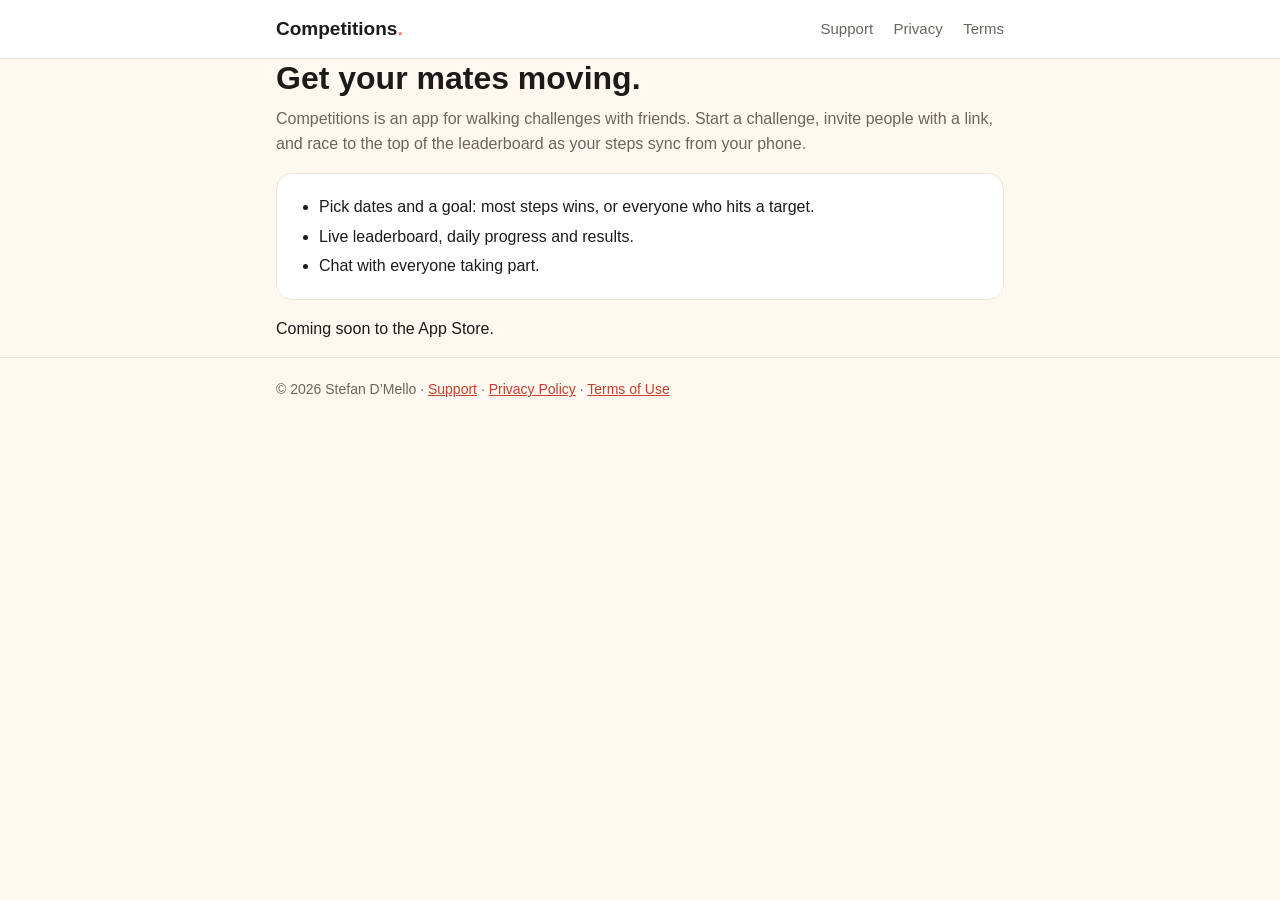
<file: index.html>
<!doctype html>
<html lang="en">
<head>
  <meta charset="utf-8">
  <meta name="viewport" content="width=device-width, initial-scale=1">
  <title>Competitions</title>
  <meta name="description" content="Start a walking challenge, invite your friends and race to the top of the leaderboard.">
  <link rel="stylesheet" href="styles.css">
</head>
<body>
<header>
  <div class="wrap">
    <a class="brand" href="./" aria-current="page">Competitions<span>.</span></a>
    <nav>
      <a href="support.html">Support</a>
      <a href="privacy.html">Privacy</a>
      <a href="terms.html">Terms</a>
    </nav>
  </div>
</header>
<main class="wrap">
  <h1>Get your mates moving.</h1>
  <p class="lede">Competitions is an app for walking challenges with friends. Start a challenge, invite people with a link, and race to the top of the leaderboard as your steps sync from your phone.</p>
  <div class="card">
    <ul style="margin:0">
      <li>Pick dates and a goal: most steps wins, or everyone who hits a target.</li>
      <li>Live leaderboard, daily progress and results.</li>
      <li>Chat with everyone taking part.</li>
    </ul>
  </div>
  <p>Coming soon to the App Store.</p>
</main>
<footer><div class="wrap">© 2026 Stefan D’Mello · <a href="support.html">Support</a> · <a href="privacy.html">Privacy Policy</a> · <a href="terms.html">Terms of Use</a></div></footer>
</body>
</html>
</file>
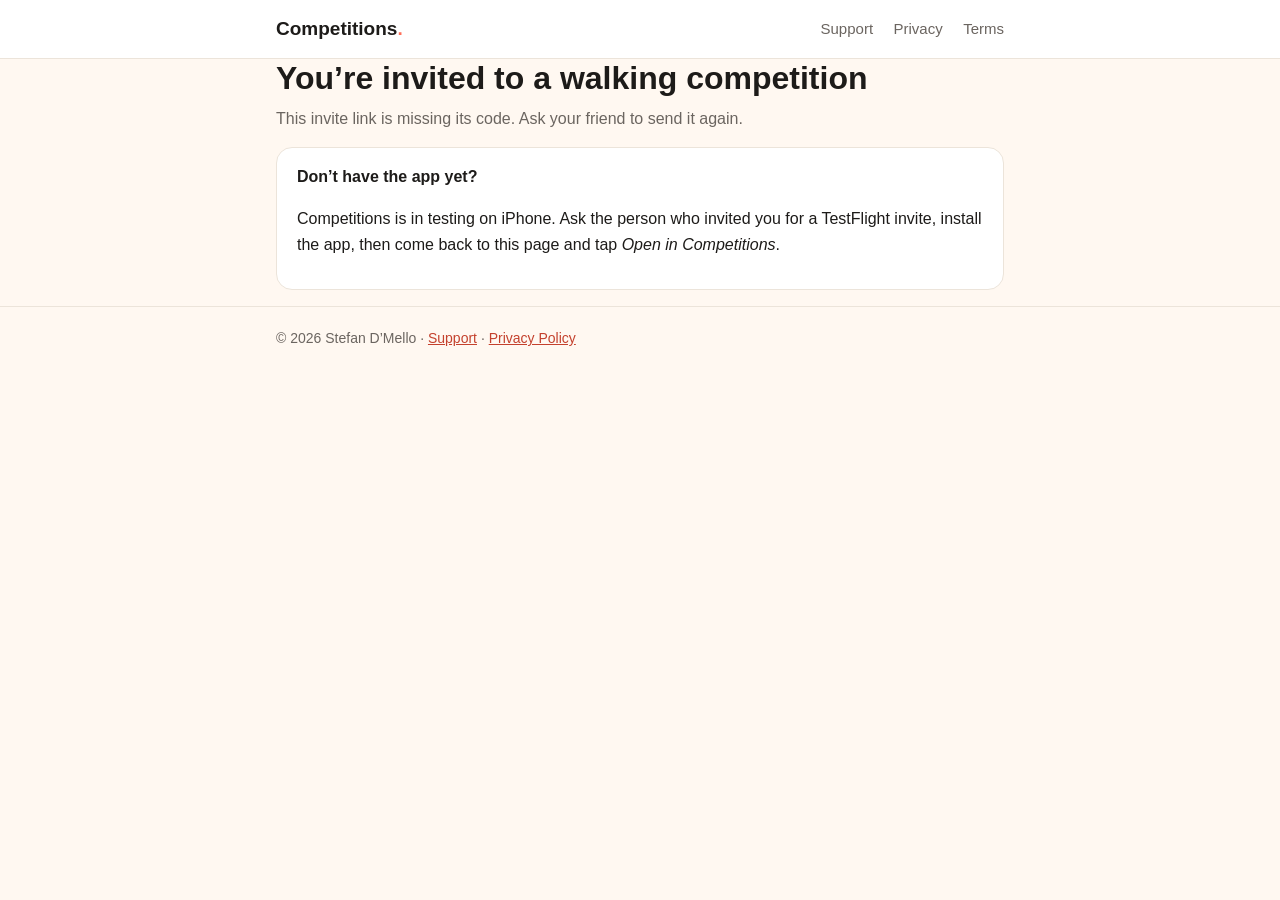
<file: join.html>
<!doctype html>
<html lang="en">
<head>
  <meta charset="utf-8">
  <meta name="viewport" content="width=device-width, initial-scale=1">
  <title>Join a competition · Competitions</title>
  <meta name="description" content="You’ve been invited to a walking competition on Competitions.">
  <meta name="robots" content="noindex">
  <link rel="stylesheet" href="styles.css">
</head>
<body>
<header>
  <div class="wrap">
    <a class="brand" href="./">Competitions<span>.</span></a>
    <nav>
      <a href="support.html">Support</a>
      <a href="privacy.html">Privacy</a>
      <a href="terms.html">Terms</a>
    </nav>
  </div>
</header>
<main class="wrap">
  <h1>You’re invited to a walking competition</h1>
  <p class="lede" id="lede">Open the invite in the Competitions app to see who’s taking part and join.</p>

  <p><a class="btn" id="open" href="competitions://">Open in Competitions</a></p>

  <div class="card">
    <strong>Don’t have the app yet?</strong>
    <p>Competitions is in testing on iPhone. Ask the person who invited you for a TestFlight invite, install the app, then come back to this page and tap <em>Open in Competitions</em>.</p>
    <p id="code-row" hidden>Your invite code: <span class="code" id="code"></span></p>
  </div>
</main>
<footer><div class="wrap">© 2026 Stefan D’Mello · <a href="support.html">Support</a> · <a href="privacy.html">Privacy Policy</a></div></footer>
<script>
  // Invite links look like join.html?code=AB12CD. The code opens the app's join screen.
  (function () {
    var raw = new URLSearchParams(location.search).get('code') || '';
    var code = /^[A-Za-z0-9_-]{1,64}$/.test(raw) ? raw : '';
    if (!code) {
      document.getElementById('lede').textContent = 'This invite link is missing its code. Ask your friend to send it again.';
      document.getElementById('open').hidden = true;
      return;
    }
    var appUrl = 'competitions://join/' + encodeURIComponent(code);
    document.getElementById('open').href = appUrl;
    document.getElementById('code').textContent = code;
    document.getElementById('code-row').hidden = false;
    // Try to open the app straight away; the button stays for when the browser asks first.
    location.href = appUrl;
  })();
</script>
</body>
</html>
</file>
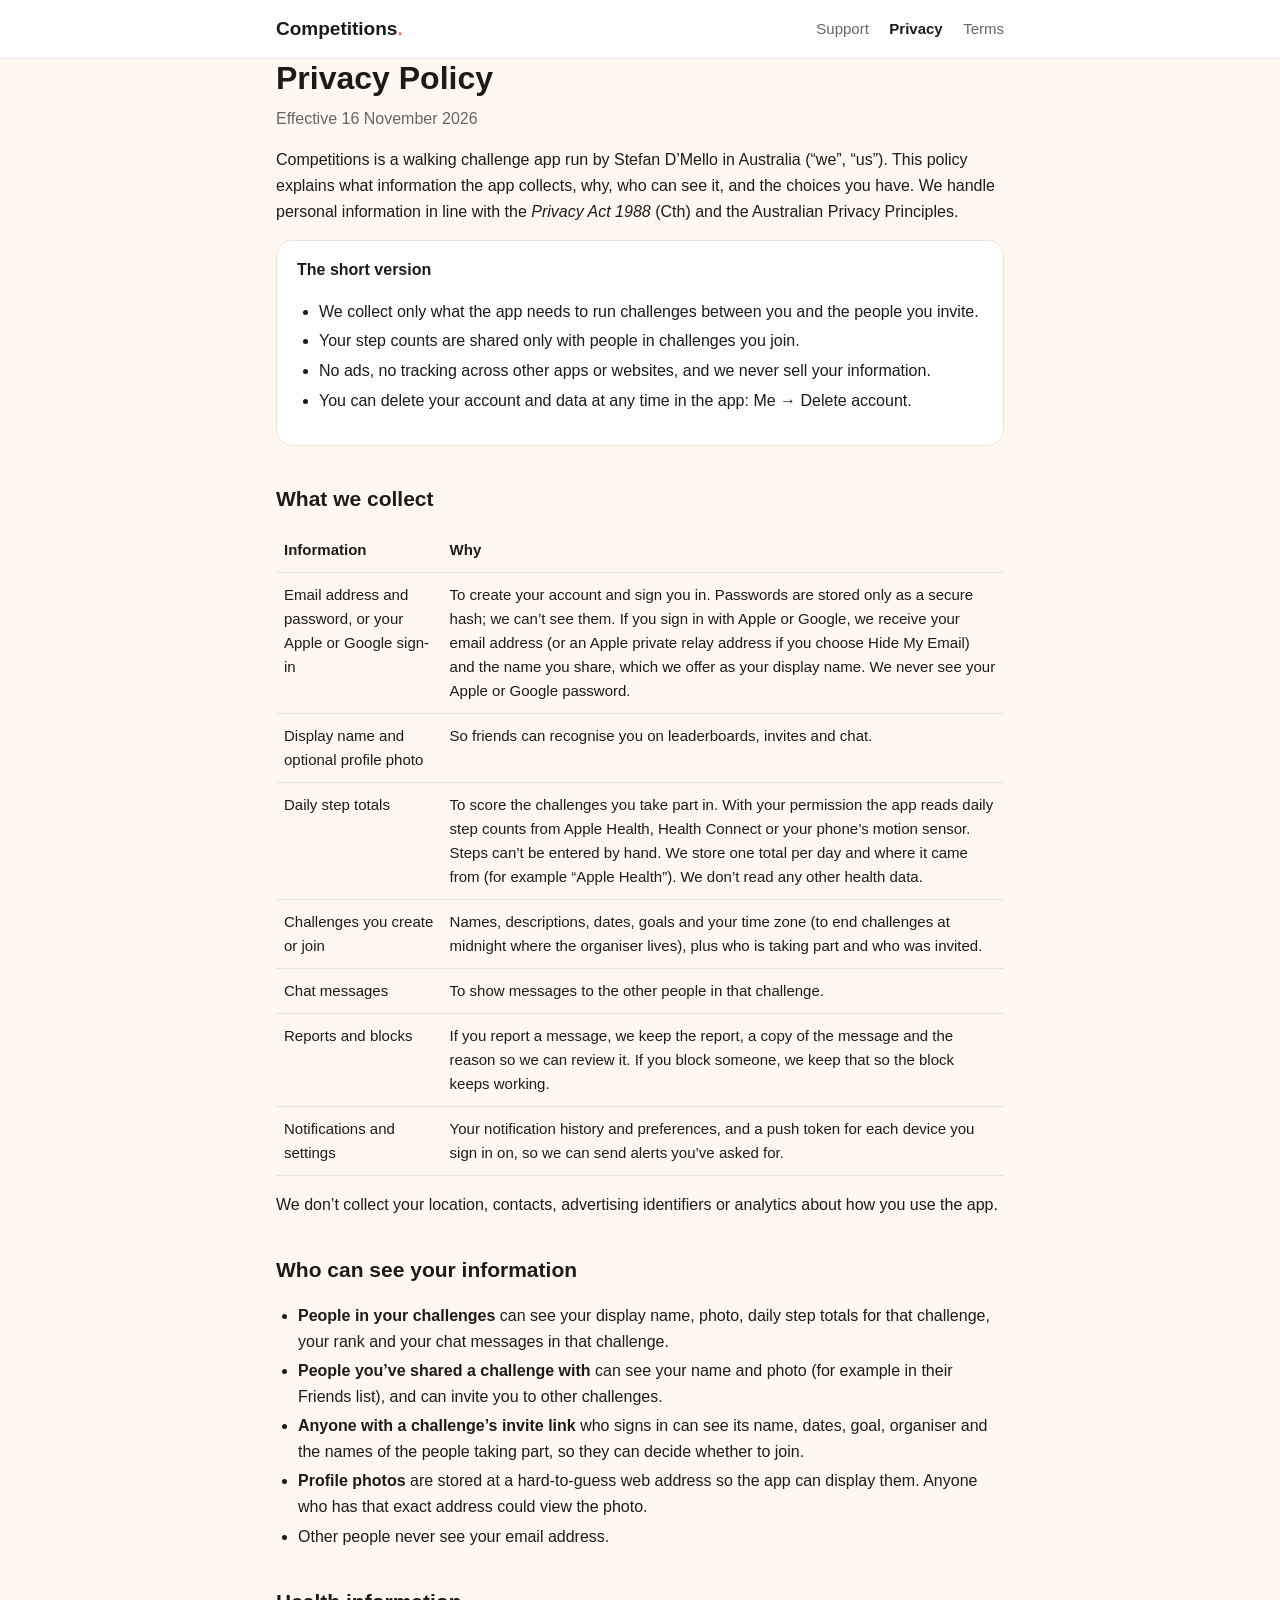
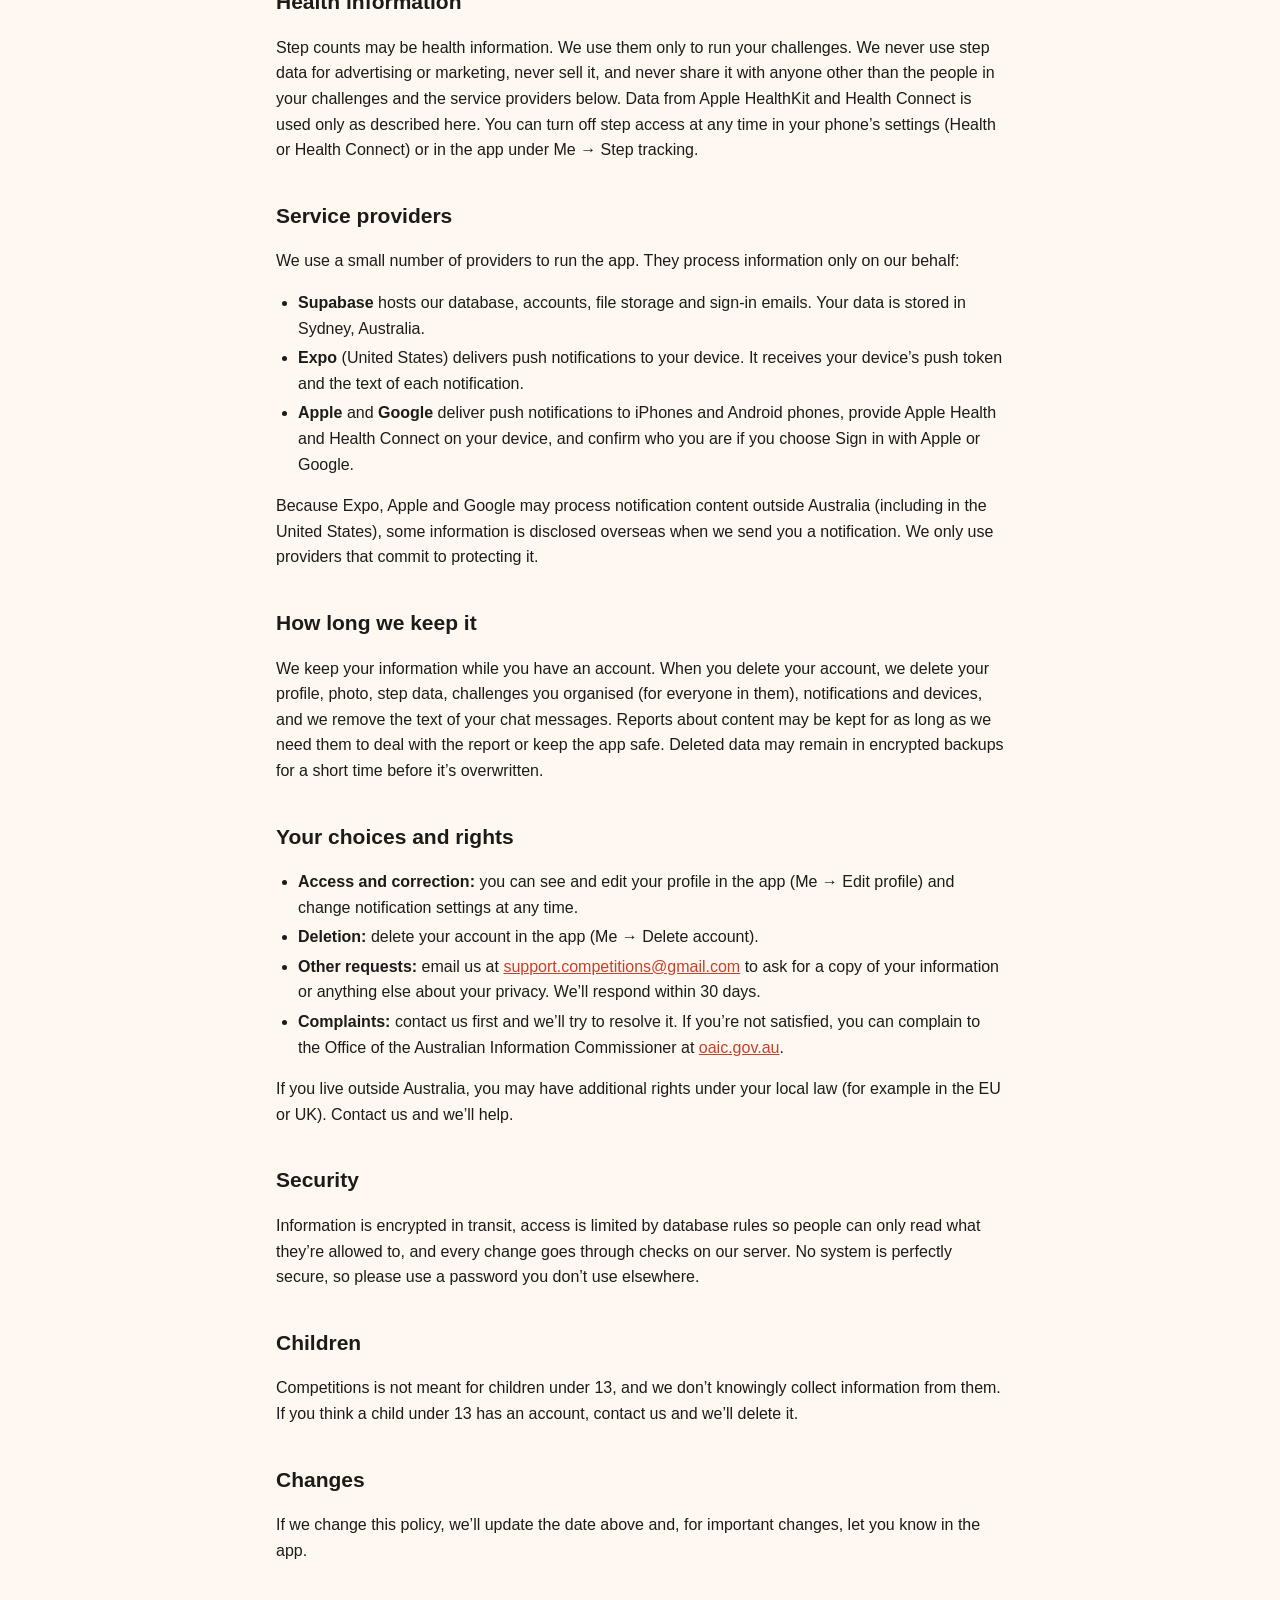
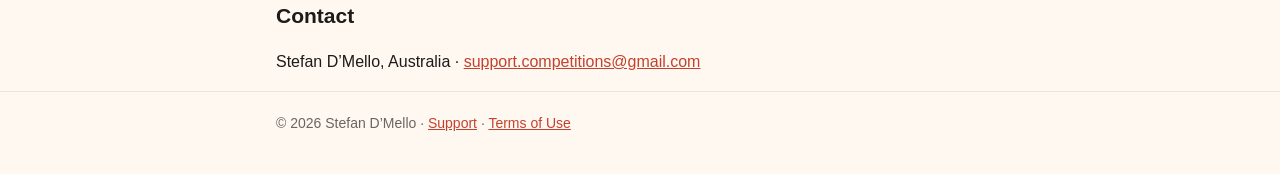
<file: privacy.html>
<!doctype html>
<html lang="en">
<head>
  <meta charset="utf-8">
  <meta name="viewport" content="width=device-width, initial-scale=1">
  <title>Privacy Policy · Competitions</title>
  <meta name="description" content="How the Competitions app collects, uses and protects your information.">
  <link rel="stylesheet" href="styles.css">
</head>
<body>
<header>
  <div class="wrap">
    <a class="brand" href="./">Competitions<span>.</span></a>
    <nav>
      <a href="support.html">Support</a>
      <a href="privacy.html" aria-current="page">Privacy</a>
      <a href="terms.html">Terms</a>
    </nav>
  </div>
</header>
<main class="wrap">
  <h1>Privacy Policy</h1>
  <p class="lede">Effective 16 November 2026</p>

  <p>Competitions is a walking challenge app run by Stefan D’Mello in Australia (“we”, “us”). This policy explains what information the app collects, why, who can see it, and the choices you have. We handle personal information in line with the <em>Privacy Act 1988</em> (Cth) and the Australian Privacy Principles.</p>

  <div class="card">
    <strong>The short version</strong>
    <ul>
      <li>We collect only what the app needs to run challenges between you and the people you invite.</li>
      <li>Your step counts are shared only with people in challenges you join.</li>
      <li>No ads, no tracking across other apps or websites, and we never sell your information.</li>
      <li>You can delete your account and data at any time in the app: Me → Delete account.</li>
    </ul>
  </div>

  <h2>What we collect</h2>
  <table>
    <thead><tr><th>Information</th><th>Why</th></tr></thead>
    <tbody>
      <tr><td>Email address and password, or your Apple or Google sign-in</td><td>To create your account and sign you in. Passwords are stored only as a secure hash; we can’t see them. If you sign in with Apple or Google, we receive your email address (or an Apple private relay address if you choose Hide My Email) and the name you share, which we offer as your display name. We never see your Apple or Google password.</td></tr>
      <tr><td>Display name and optional profile photo</td><td>So friends can recognise you on leaderboards, invites and chat.</td></tr>
      <tr><td>Daily step totals</td><td>To score the challenges you take part in. With your permission the app reads daily step counts from Apple Health, Health Connect or your phone’s motion sensor. Steps can’t be entered by hand. We store one total per day and where it came from (for example “Apple Health”). We don’t read any other health data.</td></tr>
      <tr><td>Challenges you create or join</td><td>Names, descriptions, dates, goals and your time zone (to end challenges at midnight where the organiser lives), plus who is taking part and who was invited.</td></tr>
      <tr><td>Chat messages</td><td>To show messages to the other people in that challenge.</td></tr>
      <tr><td>Reports and blocks</td><td>If you report a message, we keep the report, a copy of the message and the reason so we can review it. If you block someone, we keep that so the block keeps working.</td></tr>
      <tr><td>Notifications and settings</td><td>Your notification history and preferences, and a push token for each device you sign in on, so we can send alerts you’ve asked for.</td></tr>
    </tbody>
  </table>
  <p>We don’t collect your location, contacts, advertising identifiers or analytics about how you use the app.</p>

  <h2>Who can see your information</h2>
  <ul>
    <li><strong>People in your challenges</strong> can see your display name, photo, daily step totals for that challenge, your rank and your chat messages in that challenge.</li>
    <li><strong>People you’ve shared a challenge with</strong> can see your name and photo (for example in their Friends list), and can invite you to other challenges.</li>
    <li><strong>Anyone with a challenge’s invite link</strong> who signs in can see its name, dates, goal, organiser and the names of the people taking part, so they can decide whether to join.</li>
    <li><strong>Profile photos</strong> are stored at a hard-to-guess web address so the app can display them. Anyone who has that exact address could view the photo.</li>
    <li>Other people never see your email address.</li>
  </ul>

  <h2>Health information</h2>
  <p>Step counts may be health information. We use them only to run your challenges. We never use step data for advertising or marketing, never sell it, and never share it with anyone other than the people in your challenges and the service providers below. Data from Apple HealthKit and Health Connect is used only as described here. You can turn off step access at any time in your phone’s settings (Health or Health Connect) or in the app under Me → Step tracking.</p>

  <h2>Service providers</h2>
  <p>We use a small number of providers to run the app. They process information only on our behalf:</p>
  <ul>
    <li><strong>Supabase</strong> hosts our database, accounts, file storage and sign-in emails. Your data is stored in Sydney, Australia.</li>
    <li><strong>Expo</strong> (United States) delivers push notifications to your device. It receives your device’s push token and the text of each notification.</li>
    <li><strong>Apple</strong> and <strong>Google</strong> deliver push notifications to iPhones and Android phones, provide Apple Health and Health Connect on your device, and confirm who you are if you choose Sign in with Apple or Google.</li>
  </ul>
  <p>Because Expo, Apple and Google may process notification content outside Australia (including in the United States), some information is disclosed overseas when we send you a notification. We only use providers that commit to protecting it.</p>

  <h2>How long we keep it</h2>
  <p>We keep your information while you have an account. When you delete your account, we delete your profile, photo, step data, challenges you organised (for everyone in them), notifications and devices, and we remove the text of your chat messages. Reports about content may be kept for as long as we need them to deal with the report or keep the app safe. Deleted data may remain in encrypted backups for a short time before it’s overwritten.</p>

  <h2>Your choices and rights</h2>
  <ul>
    <li><strong>Access and correction:</strong> you can see and edit your profile in the app (Me → Edit profile) and change notification settings at any time.</li>
    <li><strong>Deletion:</strong> delete your account in the app (Me → Delete account).</li>
    <li><strong>Other requests:</strong> email us at <a href="mailto:support.competitions@gmail.com">support.competitions@gmail.com</a> to ask for a copy of your information or anything else about your privacy. We’ll respond within 30 days.</li>
    <li><strong>Complaints:</strong> contact us first and we’ll try to resolve it. If you’re not satisfied, you can complain to the Office of the Australian Information Commissioner at <a href="https://www.oaic.gov.au">oaic.gov.au</a>.</li>
  </ul>
  <p>If you live outside Australia, you may have additional rights under your local law (for example in the EU or UK). Contact us and we’ll help.</p>

  <h2>Security</h2>
  <p>Information is encrypted in transit, access is limited by database rules so people can only read what they’re allowed to, and every change goes through checks on our server. No system is perfectly secure, so please use a password you don’t use elsewhere.</p>

  <h2>Children</h2>
  <p>Competitions is not meant for children under 13, and we don’t knowingly collect information from them. If you think a child under 13 has an account, contact us and we’ll delete it.</p>

  <h2>Changes</h2>
  <p>If we change this policy, we’ll update the date above and, for important changes, let you know in the app.</p>

  <h2>Contact</h2>
  <p>Stefan D’Mello, Australia · <a href="mailto:support.competitions@gmail.com">support.competitions@gmail.com</a></p>
</main>
<footer><div class="wrap">© 2026 Stefan D’Mello · <a href="support.html">Support</a> · <a href="terms.html">Terms of Use</a></div></footer>
</body>
</html>
</file>
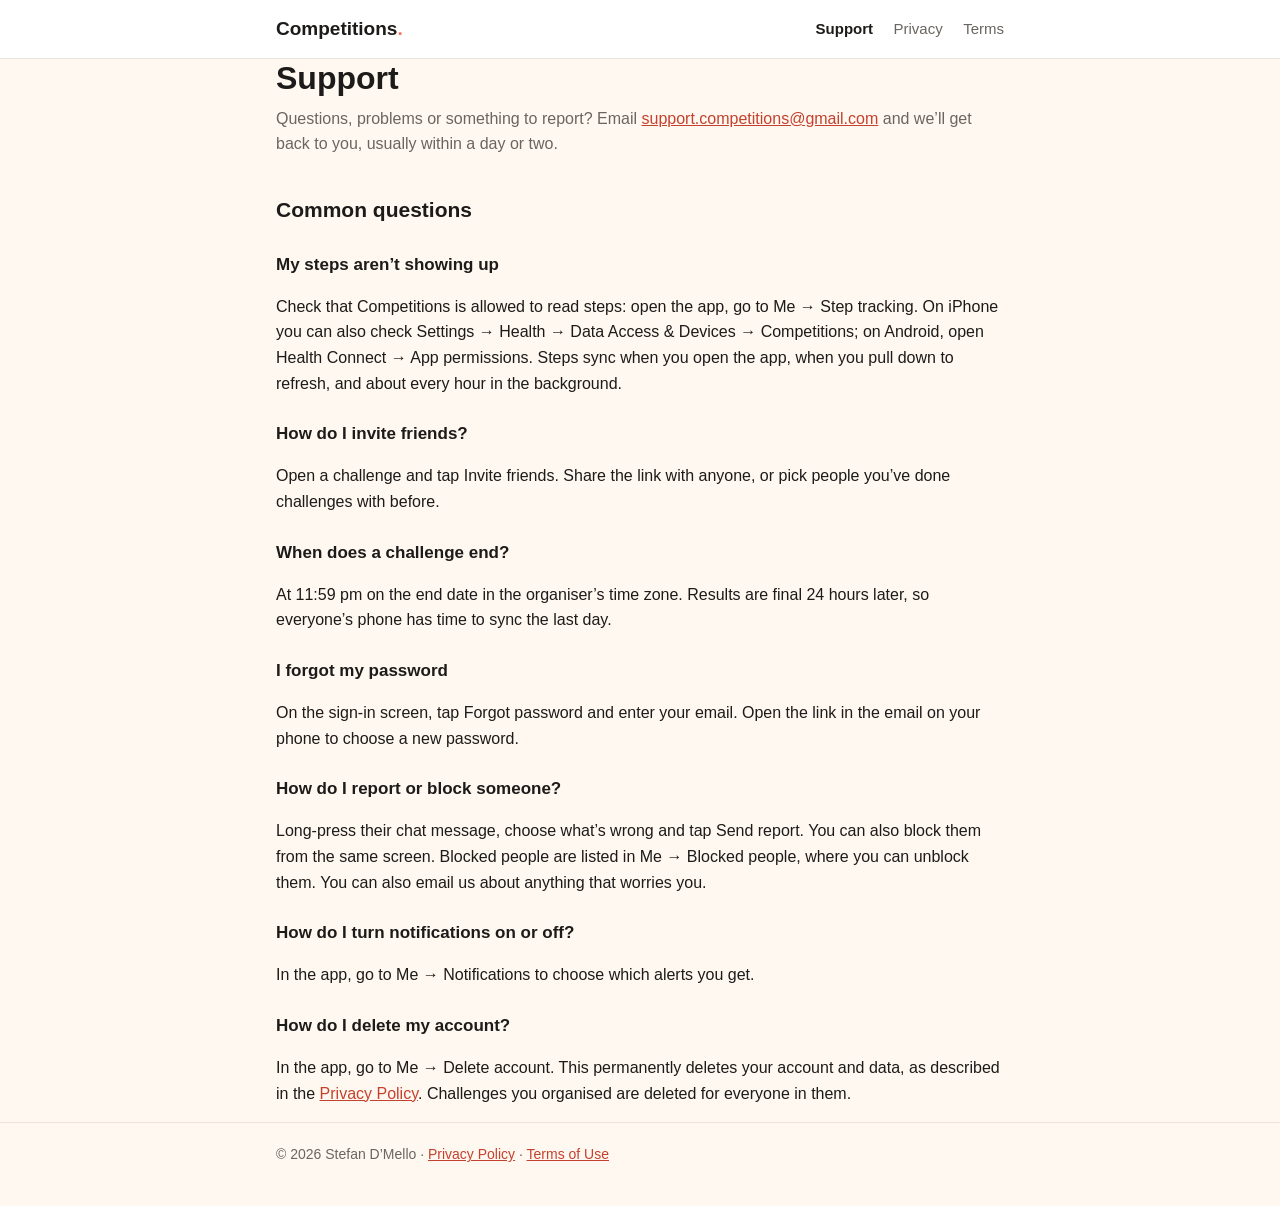
<file: support.html>
<!doctype html>
<html lang="en">
<head>
  <meta charset="utf-8">
  <meta name="viewport" content="width=device-width, initial-scale=1">
  <title>Support · Competitions</title>
  <meta name="description" content="Help with the Competitions walking challenge app.">
  <link rel="stylesheet" href="styles.css">
</head>
<body>
<header>
  <div class="wrap">
    <a class="brand" href="./">Competitions<span>.</span></a>
    <nav>
      <a href="support.html" aria-current="page">Support</a>
      <a href="privacy.html">Privacy</a>
      <a href="terms.html">Terms</a>
    </nav>
  </div>
</header>
<main class="wrap">
  <h1>Support</h1>
  <p class="lede">Questions, problems or something to report? Email <a href="mailto:support.competitions@gmail.com">support.competitions@gmail.com</a> and we’ll get back to you, usually within a day or two.</p>

  <h2>Common questions</h2>

  <h3>My steps aren’t showing up</h3>
  <p>Check that Competitions is allowed to read steps: open the app, go to Me → Step tracking. On iPhone you can also check Settings → Health → Data Access &amp; Devices → Competitions; on Android, open Health Connect → App permissions. Steps sync when you open the app, when you pull down to refresh, and about every hour in the background.</p>

  <h3>How do I invite friends?</h3>
  <p>Open a challenge and tap Invite friends. Share the link with anyone, or pick people you’ve done challenges with before.</p>

  <h3>When does a challenge end?</h3>
  <p>At 11:59 pm on the end date in the organiser’s time zone. Results are final 24 hours later, so everyone’s phone has time to sync the last day.</p>

  <h3>I forgot my password</h3>
  <p>On the sign-in screen, tap Forgot password and enter your email. Open the link in the email on your phone to choose a new password.</p>

  <h3>How do I report or block someone?</h3>
  <p>Long-press their chat message, choose what’s wrong and tap Send report. You can also block them from the same screen. Blocked people are listed in Me → Blocked people, where you can unblock them. You can also email us about anything that worries you.</p>

  <h3>How do I turn notifications on or off?</h3>
  <p>In the app, go to Me → Notifications to choose which alerts you get.</p>

  <h3>How do I delete my account?</h3>
  <p>In the app, go to Me → Delete account. This permanently deletes your account and data, as described in the <a href="privacy.html">Privacy Policy</a>. Challenges you organised are deleted for everyone in them.</p>
</main>
<footer><div class="wrap">© 2026 Stefan D’Mello · <a href="privacy.html">Privacy Policy</a> · <a href="terms.html">Terms of Use</a></div></footer>
</body>
</html>
</file>
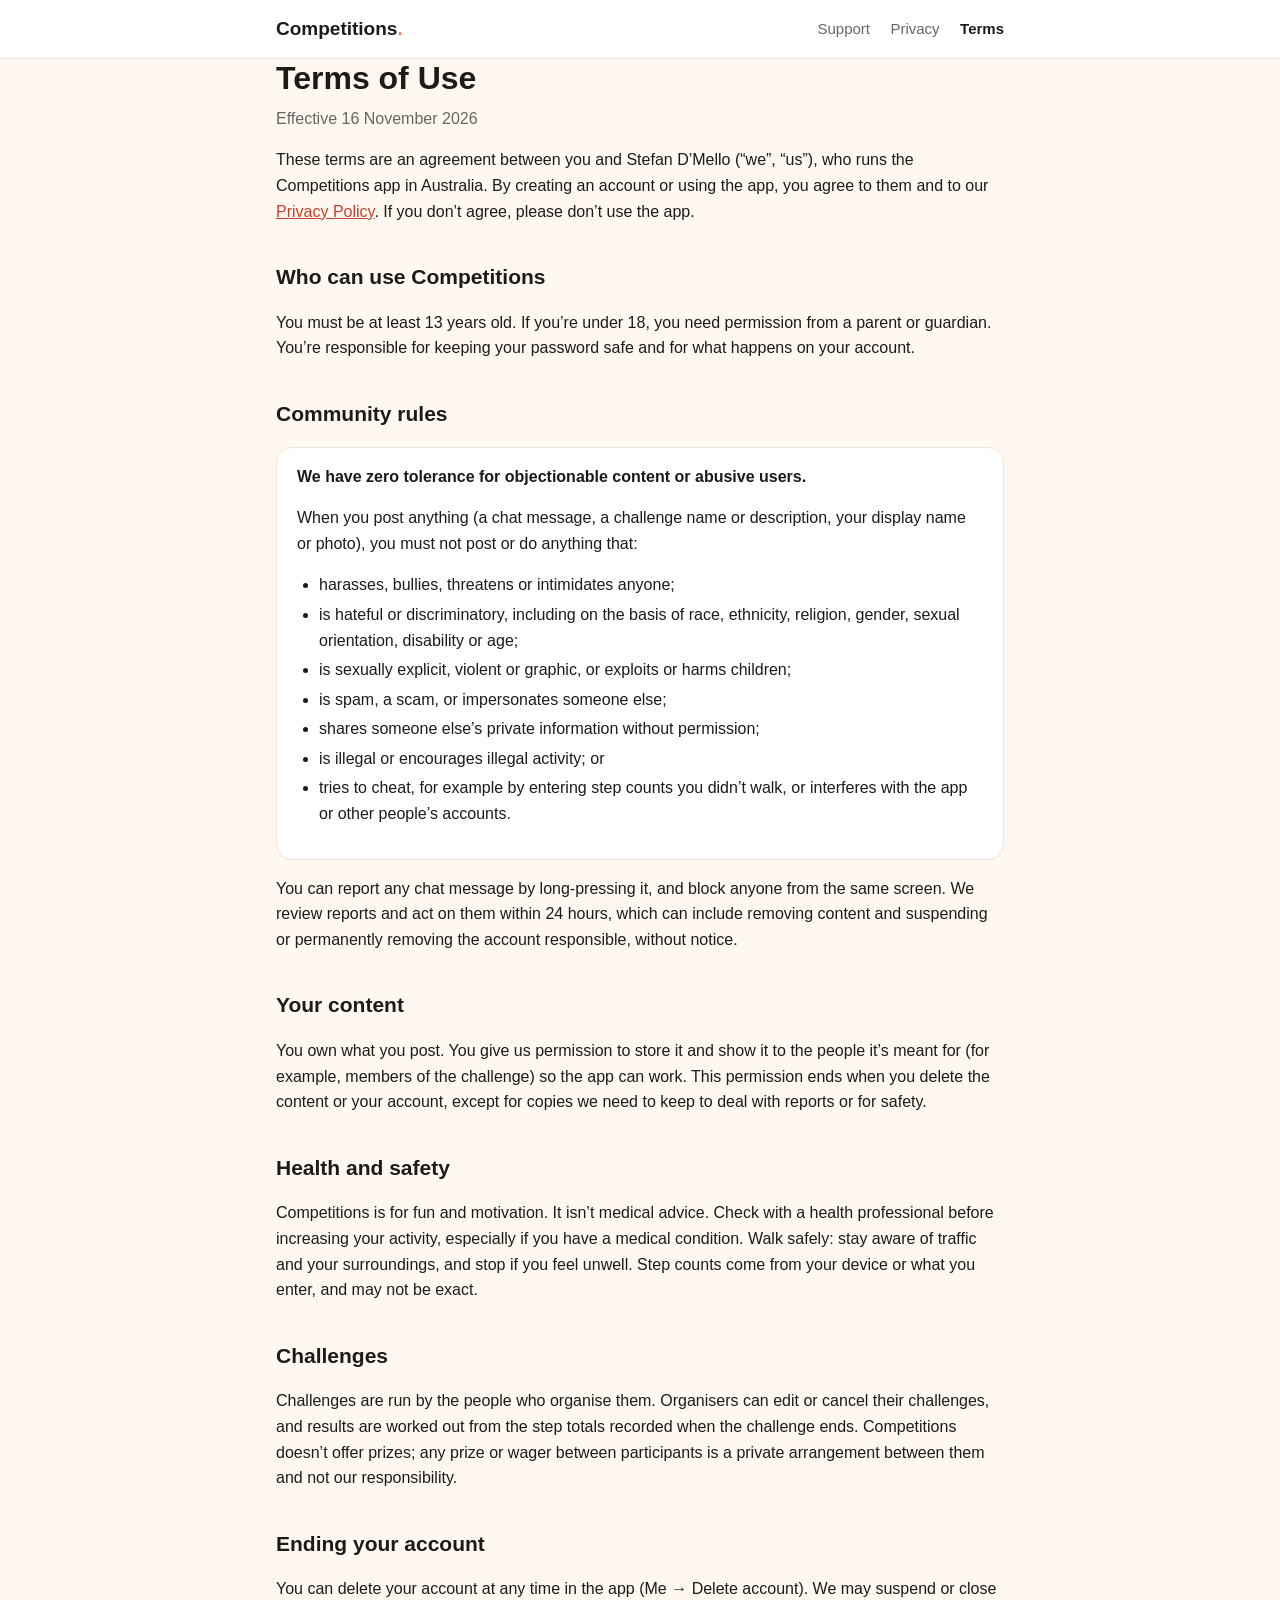
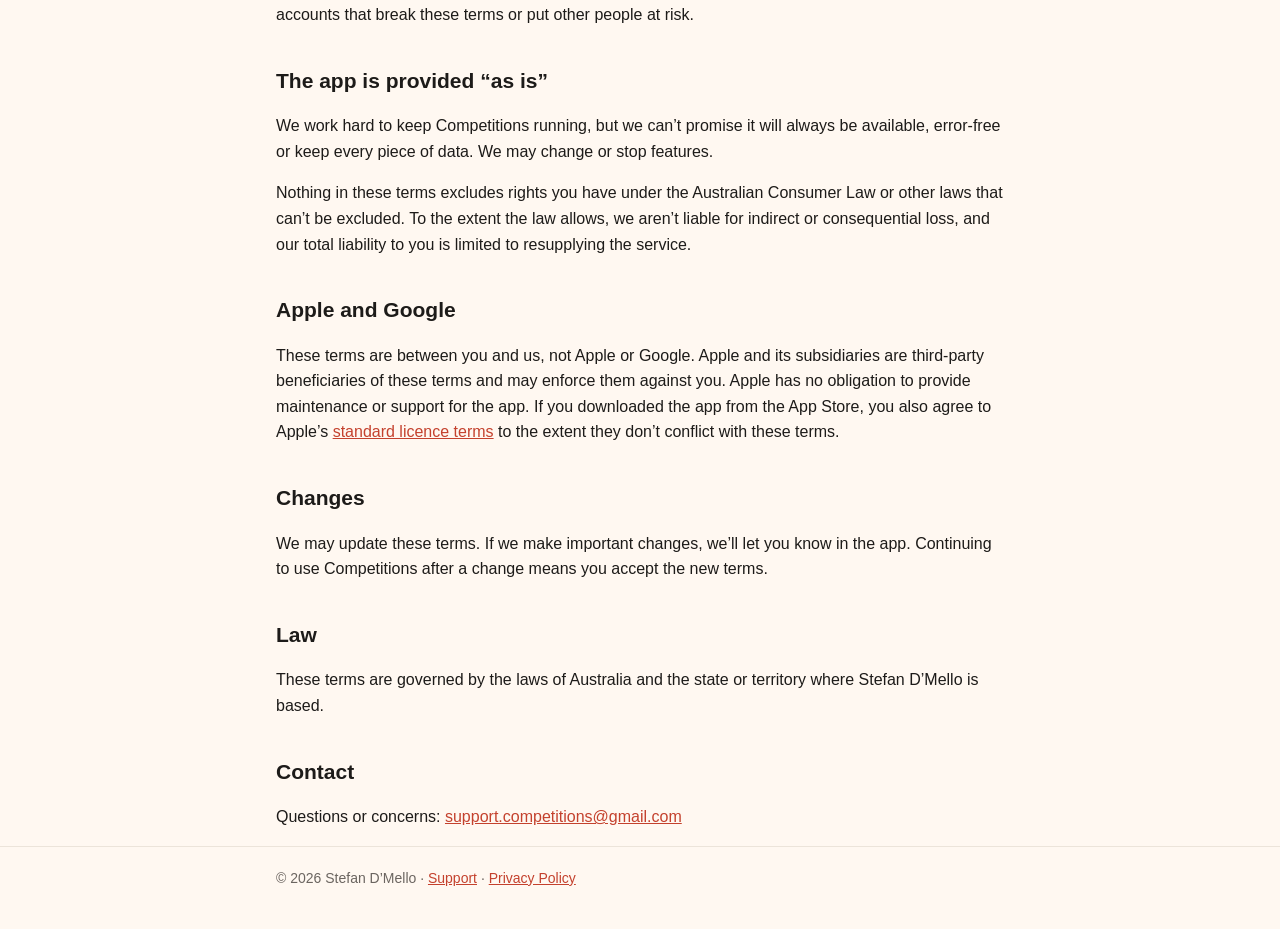
<file: terms.html>
<!doctype html>
<html lang="en">
<head>
  <meta charset="utf-8">
  <meta name="viewport" content="width=device-width, initial-scale=1">
  <title>Terms of Use · Competitions</title>
  <meta name="description" content="The rules for using the Competitions app.">
  <link rel="stylesheet" href="styles.css">
</head>
<body>
<header>
  <div class="wrap">
    <a class="brand" href="./">Competitions<span>.</span></a>
    <nav>
      <a href="support.html">Support</a>
      <a href="privacy.html">Privacy</a>
      <a href="terms.html" aria-current="page">Terms</a>
    </nav>
  </div>
</header>
<main class="wrap">
  <h1>Terms of Use</h1>
  <p class="lede">Effective 16 November 2026</p>

  <p>These terms are an agreement between you and Stefan D’Mello (“we”, “us”), who runs the Competitions app in Australia. By creating an account or using the app, you agree to them and to our <a href="privacy.html">Privacy Policy</a>. If you don’t agree, please don’t use the app.</p>

  <h2>Who can use Competitions</h2>
  <p>You must be at least 13 years old. If you’re under 18, you need permission from a parent or guardian. You’re responsible for keeping your password safe and for what happens on your account.</p>

  <h2>Community rules</h2>
  <div class="card">
    <strong>We have zero tolerance for objectionable content or abusive users.</strong>
    <p style="margin-bottom:0">When you post anything (a chat message, a challenge name or description, your display name or photo), you must not post or do anything that:</p>
    <ul>
      <li>harasses, bullies, threatens or intimidates anyone;</li>
      <li>is hateful or discriminatory, including on the basis of race, ethnicity, religion, gender, sexual orientation, disability or age;</li>
      <li>is sexually explicit, violent or graphic, or exploits or harms children;</li>
      <li>is spam, a scam, or impersonates someone else;</li>
      <li>shares someone else’s private information without permission;</li>
      <li>is illegal or encourages illegal activity; or</li>
      <li>tries to cheat, for example by entering step counts you didn’t walk, or interferes with the app or other people’s accounts.</li>
    </ul>
  </div>
  <p>You can report any chat message by long-pressing it, and block anyone from the same screen. We review reports and act on them within 24 hours, which can include removing content and suspending or permanently removing the account responsible, without notice.</p>

  <h2>Your content</h2>
  <p>You own what you post. You give us permission to store it and show it to the people it’s meant for (for example, members of the challenge) so the app can work. This permission ends when you delete the content or your account, except for copies we need to keep to deal with reports or for safety.</p>

  <h2>Health and safety</h2>
  <p>Competitions is for fun and motivation. It isn’t medical advice. Check with a health professional before increasing your activity, especially if you have a medical condition. Walk safely: stay aware of traffic and your surroundings, and stop if you feel unwell. Step counts come from your device or what you enter, and may not be exact.</p>

  <h2>Challenges</h2>
  <p>Challenges are run by the people who organise them. Organisers can edit or cancel their challenges, and results are worked out from the step totals recorded when the challenge ends. Competitions doesn’t offer prizes; any prize or wager between participants is a private arrangement between them and not our responsibility.</p>

  <h2>Ending your account</h2>
  <p>You can delete your account at any time in the app (Me → Delete account). We may suspend or close accounts that break these terms or put other people at risk.</p>

  <h2>The app is provided “as is”</h2>
  <p>We work hard to keep Competitions running, but we can’t promise it will always be available, error-free or keep every piece of data. We may change or stop features.</p>
  <p>Nothing in these terms excludes rights you have under the Australian Consumer Law or other laws that can’t be excluded. To the extent the law allows, we aren’t liable for indirect or consequential loss, and our total liability to you is limited to resupplying the service.</p>

  <h2>Apple and Google</h2>
  <p>These terms are between you and us, not Apple or Google. Apple and its subsidiaries are third-party beneficiaries of these terms and may enforce them against you. Apple has no obligation to provide maintenance or support for the app. If you downloaded the app from the App Store, you also agree to Apple’s <a href="https://www.apple.com/legal/internet-services/itunes/dev/stdeula/">standard licence terms</a> to the extent they don’t conflict with these terms.</p>

  <h2>Changes</h2>
  <p>We may update these terms. If we make important changes, we’ll let you know in the app. Continuing to use Competitions after a change means you accept the new terms.</p>

  <h2>Law</h2>
  <p>These terms are governed by the laws of Australia and the state or territory where Stefan D’Mello is based.</p>

  <h2>Contact</h2>
  <p>Questions or concerns: <a href="mailto:support.competitions@gmail.com">support.competitions@gmail.com</a></p>
</main>
<footer><div class="wrap">© 2026 Stefan D’Mello · <a href="support.html">Support</a> · <a href="privacy.html">Privacy Policy</a></div></footer>
</body>
</html>
</file>
<file: styles.css>
:root {
  --bg: #fff8f1;
  --surface: #ffffff;
  --text: #1d1b19;
  --muted: #6b6560;
  --border: #ece4da;
  --accent: #ff6f59;
  --link: #c4412d;
}
@media (prefers-color-scheme: dark) {
  :root {
    --bg: #141210;
    --surface: #1e1b18;
    --text: #f5efe8;
    --muted: #a9a29a;
    --border: #2f2a25;
    --accent: #ff8a77;
    --link: #ff9d8c;
  }
}
* { box-sizing: border-box; }
body {
  margin: 0;
  background: var(--bg);
  color: var(--text);
  font: 16px/1.6 -apple-system, BlinkMacSystemFont, "Segoe UI", Roboto, Helvetica, Arial, sans-serif;
}
header {
  border-bottom: 1px solid var(--border);
  background: var(--surface);
}
header .wrap { display: flex; align-items: center; justify-content: space-between; gap: 16px; padding-top: 14px; padding-bottom: 14px; flex-wrap: wrap; }
.brand { font-weight: 800; font-size: 19px; color: var(--text); text-decoration: none; }
.brand span { color: var(--accent); }
nav a { color: var(--muted); text-decoration: none; margin-left: 16px; font-size: 15px; }
nav a:first-child { margin-left: 0; }
nav a[aria-current="page"] { color: var(--text); font-weight: 600; }
.wrap { max-width: 760px; margin: 0 auto; padding: 0 16px; }
main { padding-top: 32px; padding-bottom: 64px; }
h1 { font-size: 32px; line-height: 1.2; margin: 0 0 8px; }
h2 { font-size: 21px; margin: 36px 0 8px; }
h3 { font-size: 17px; margin: 24px 0 4px; }
p, li { color: var(--text); }
.lede { color: var(--muted); margin-top: 0; }
a { color: var(--link); }
ul { padding-left: 22px; }
li { margin: 4px 0; }
.card {
  background: var(--surface);
  border: 1px solid var(--border);
  border-radius: 16px;
  padding: 16px 20px;
  margin: 16px 0;
}
table { width: 100%; border-collapse: collapse; margin: 12px 0; font-size: 15px; }
th, td { text-align: left; vertical-align: top; padding: 10px 8px; border-bottom: 1px solid var(--border); }
th { font-weight: 600; }
footer { border-top: 1px solid var(--border); color: var(--muted); font-size: 14px; padding: 20px 0 40px; }
@media (max-width: 560px) {
  h1 { font-size: 26px; }
  table, thead, tbody, tr, th, td { display: block; }
  thead { display: none; }
  td { border-bottom: none; padding: 2px 0; }
  tr { border-bottom: 1px solid var(--border); padding: 10px 0; }
  td:first-child { font-weight: 600; }
}
.btn {
  display: inline-block;
  background: var(--accent);
  color: #fff;
  font-weight: 700;
  text-decoration: none;
  padding: 14px 28px;
  border-radius: 999px;
}
.btn[hidden] { display: none; }
.code { font-family: ui-monospace, SFMono-Regular, Menlo, monospace; font-weight: 700; letter-spacing: 0.05em; }
</file>
